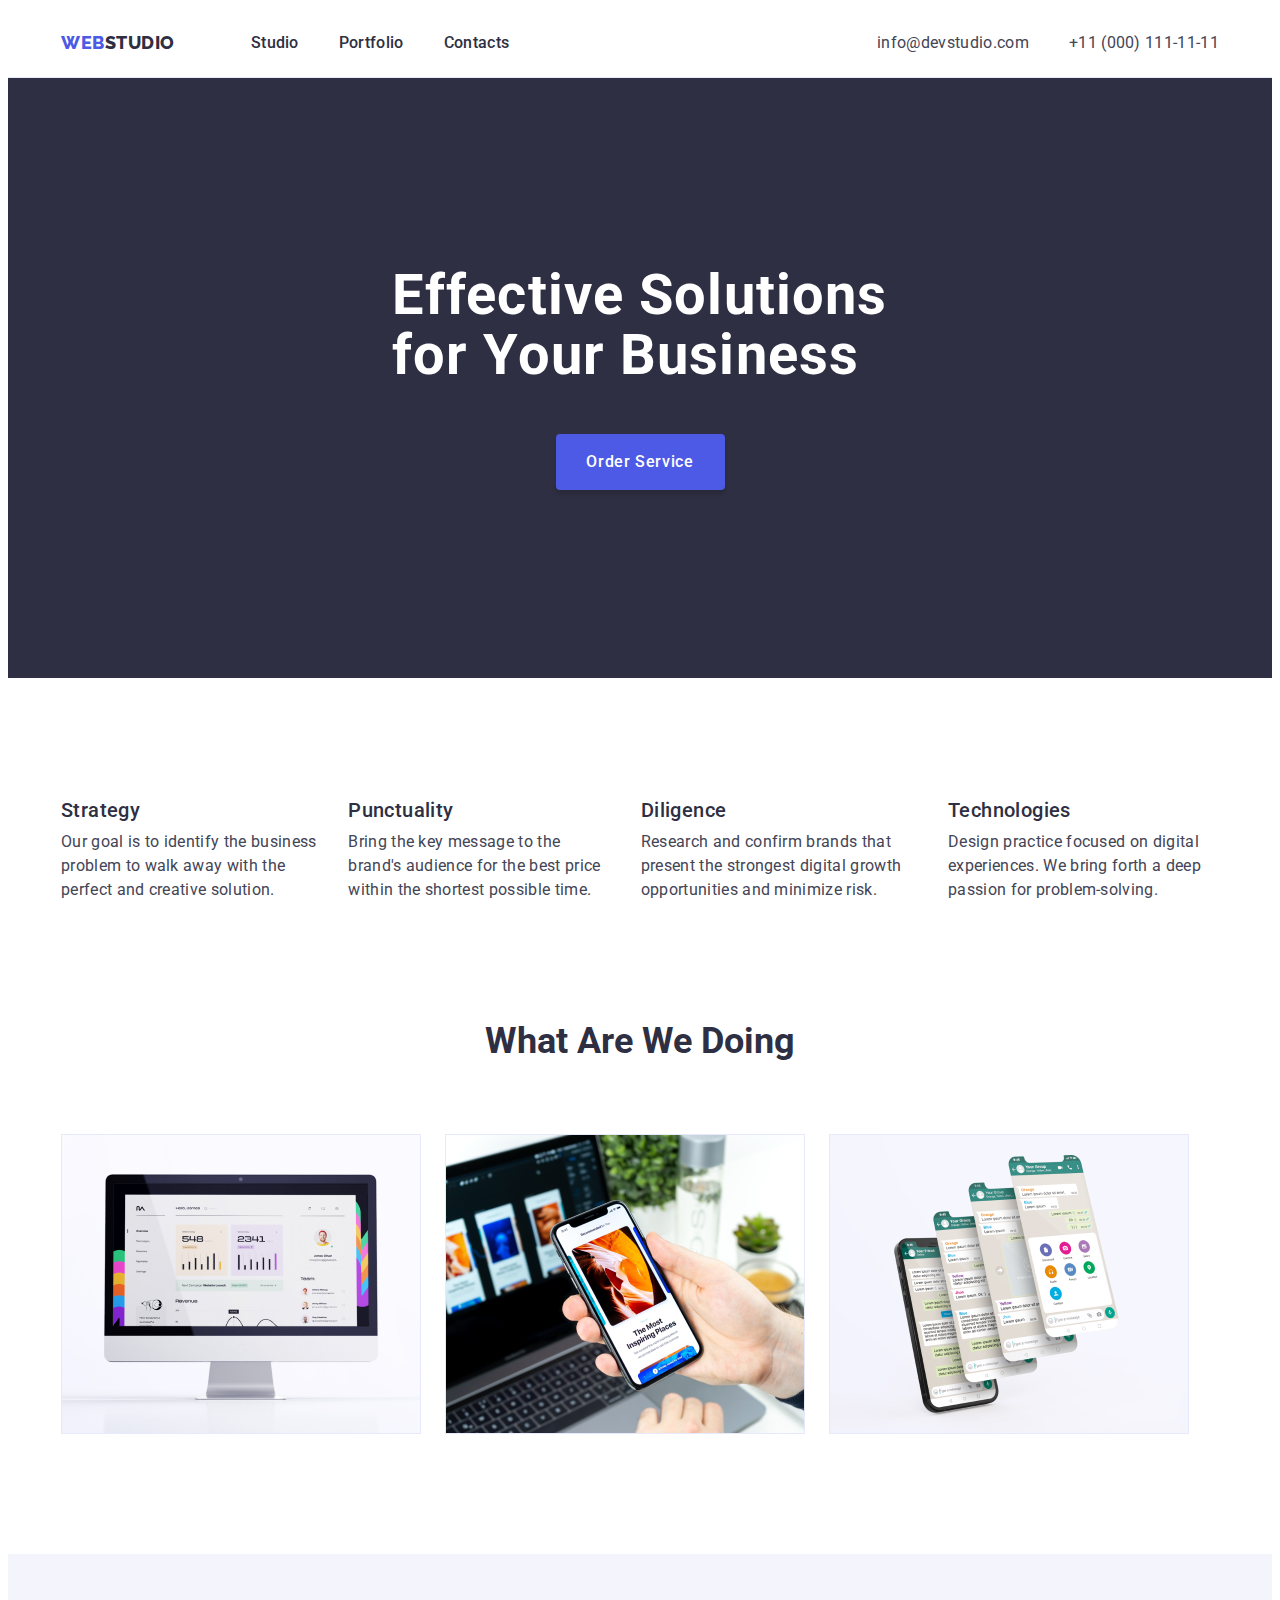
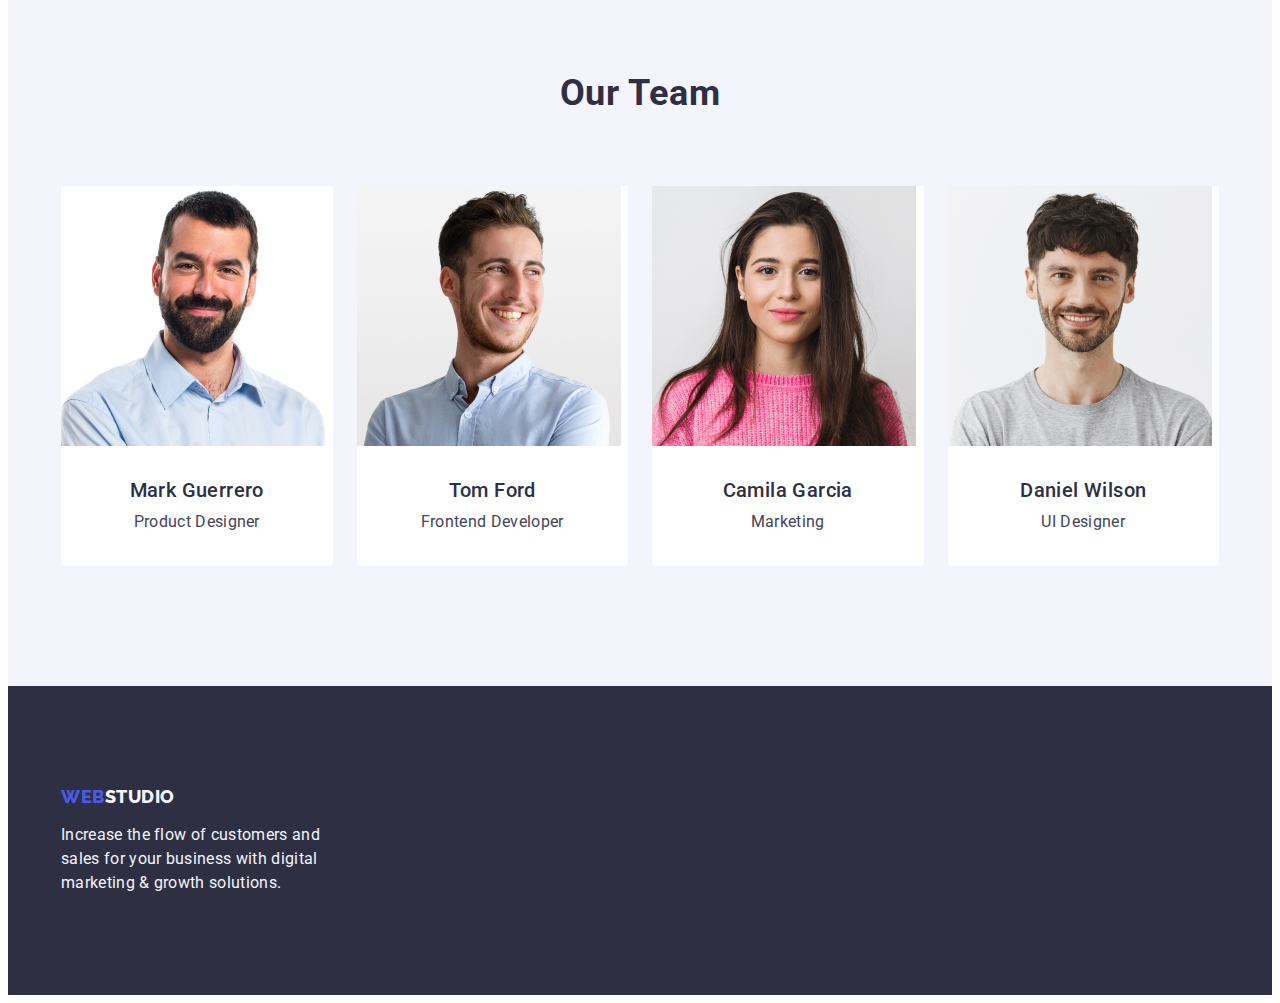
<file: index.html>
<!DOCTYPE html>
<html lang="en">
  <head>
    <meta charset="UTF-8" />
    <meta http-equiv="X-UA-Compatible" content="IE=edge" />
    <meta name="viewport" content="width=device-width, initial-scale=1.0" />
    <link
      rel="stylesheet"
      href="https://cdnjs.cloudflare.com/ajax/libs/modern-normalize/2.0.0/modern-normalize.min.css"
      integrity="sha512-4xo8blKMVCiXpTaLzQSLSw3KFOVPWhm/TRtuPVc4WG6kUgjH6J03IBuG7JZPkcWMxJ5huwaBpOpnwYElP/m6wg=="
      crossorigin="anonymous"
      referrerpolicy="no-referrer"
    />
    <link rel="preconnect" href="https://fonts.googleapis.com" />
    <link rel="preconnect" href="https://fonts.gstatic.com" crossorigin />
    <link
      href="https://fonts.googleapis.com/css2?family=Raleway:wght@800&family=Roboto:wght@400;500;700;900&display=swap"
      rel="stylesheet"
    />
    <link rel="stylesheet" href="./css/styles.css" />
    <title>Document</title>
  </head>
  <body>
    <header class="header-wrapper">
      <div class="container container_wrapper">
        <nav class="nav-wrapper">
          <a class="link logo_name" href="./index.html"
            >Web<span class="span_logo">Studio</span></a
          >
          <ul class="list menu-wrapper">
            <li><a class="nav_menu link" href="./index.html">Studio</a></li>
            <li>
              <a class="nav_menu link" href="./portfolio.html">Portfolio</a>
            </li>
            <li><a class="nav_menu link" href="">Contacts</a></li>
          </ul>
        </nav>
        <address class="address">
          <ul class="list menu-wrapper">
            <li>
              <a class="address_info link" href="mailto:info@devstudio.com"
                >info@devstudio.com</a
              >
            </li>
            <li>
              <a class="address_info link" href="tel:+110001111111"
                >+11 (000) 111-11-11</a
              >
            </li>
          </ul>
        </address>
      </div>
    </header>
    <main>
      <section class="first_section">
        <div class="container">
          <h1 class="main_title">Effective Solutions for Your Business</h1>
          <button type="button" class="order_btn">Order Service</button>
        </div>
      </section>
      <section class="section_advantages">
        <div class="container">
          <h2 class="visually-hidden">Advantages of company</h2>
          <ul class="list advantages_wrapper">
            <li class="advantages_item">
              <h3 class="subtitle">Strategy</h3>
              <p class="advantages_text">
                Our goal is to identify the business problem to walk away with
                the perfect and creative solution.
              </p>
            </li>
            <li class="advantages_item">
              <h3 class="subtitle">Punctuality</h3>
              <p class="advantages_text">
                Bring the key message to the brand's audience for the best price
                within the shortest possible time.
              </p>
            </li>
            <li class="advantages_item">
              <h3 class="subtitle">Diligence</h3>
              <p class="advantages_text">
                Research and confirm brands that present the strongest digital
                growth opportunities and minimize risk.
              </p>
            </li>
            <li class="advantages_item">
              <h3 class="subtitle">Technologies</h3>
              <p class="advantages_text">
                Design practice focused on digital experiences. We bring forth a
                deep passion for problem-solving.
              </p>
            </li>
          </ul>
        </div>
      </section>
      <section class="third_section">
        <div class="container">
          <h2 class="third_section_title">What are we doing</h2>
          <ul class="list wrapper_img">
            <li class="list_macbook">
              <img src="./images/macbook.jpg" alt="macbook" width="360" />
            </li>
            <li class="list_macbook">
              <img src="./images/handy.jpg" alt="handy" width="360" />
            </li>
            <li class="list_macbook">
              <img
                src="./images/screens.jpg"
                alt="screens_of_handy"
                width="360"
              />
            </li>
          </ul>
        </div>
      </section>
      <section class="team_section">
        <div class="container">
          <h2 class="team_title">Our Team</h2>
          <ul class="list team_wrapper">
            <li class="team_item">
              <img
                src="./images/photo_1.jpg"
                alt="product_designer"
                width="264"
              />
              <div class="team_card">
                <h3 class="subtitle">Mark Guerrero</h3>
                <p class="team_text">Product Designer</p>
              </div>
            </li>
            <li class="team_item">
              <img
                src="./images/photo_2.jpg"
                alt="frontend_developer"
                width="264"
              />
              <div class="team_card">
                <h3 class="subtitle">Tom Ford</h3>
                <p class="team_text">Frontend Developer</p>
              </div>
            </li>
            <li class="team_item">
              <img src="./images/photo_3.jpg" alt="marketing" width="264" />
              <div class="team_card">
                <h3 class="subtitle">Camila Garcia</h3>
                <p class="team_text">Marketing</p>
              </div>
            </li>
            <li class="team_item">
              <img src="./images/photo_4.jpg" alt="ui_designer" width="264" />
              <div class="team_card">
                <h3 class="subtitle">Daniel Wilson</h3>
                <p class="team_text">UI Designer</p>
              </div>
            </li>
          </ul>
        </div>
      </section>
    </main>
    <footer class="index_footer">
      <div class="container">
        <a class="link logo_name link_footer" href="./index.html"
          >Web<span class="span_footer">Studio</span></a
        >
        <p class="text_footer">
          Increase the flow of customers and sales for your business with
          digital marketing & growth solutions.
        </p>
      </div>
    </footer>
  </body>
</html>
</file>
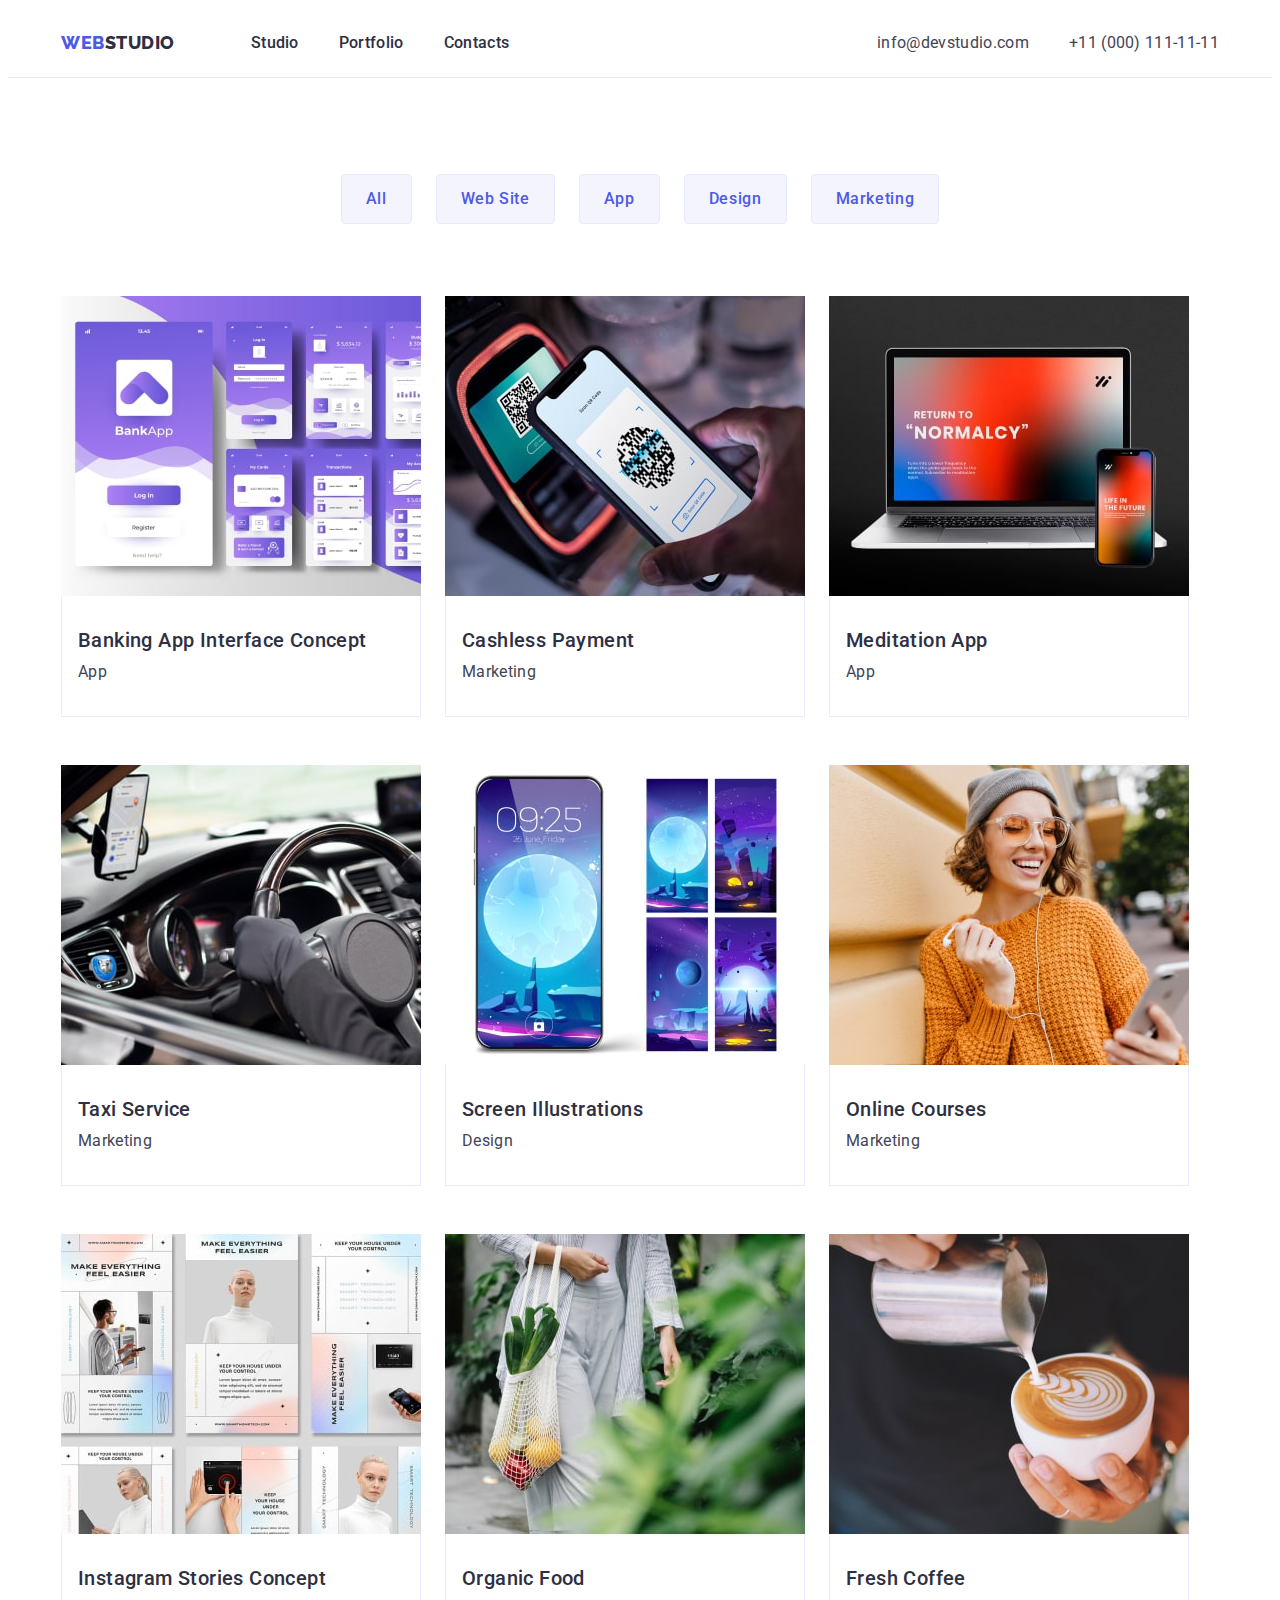
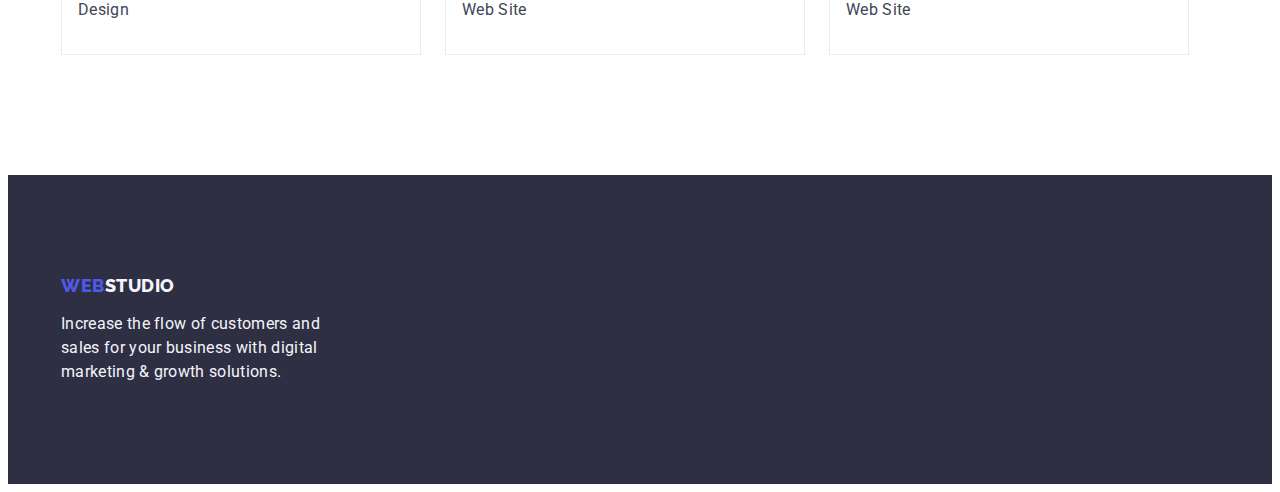
<file: portfolio.html>
<!DOCTYPE html>
<html lang="en">
  <head>
    <meta charset="UTF-8" />
    <meta http-equiv="X-UA-Compatible" content="IE=edge" />
    <meta name="viewport" content="width=device-width, initial-scale=1.0" />
    <link
      rel="stylesheet"
      href="https://cdnjs.cloudflare.com/ajax/libs/modern-normalize/2.0.0/modern-normalize.min.css"
      integrity="sha512-4xo8blKMVCiXpTaLzQSLSw3KFOVPWhm/TRtuPVc4WG6kUgjH6J03IBuG7JZPkcWMxJ5huwaBpOpnwYElP/m6wg=="
      crossorigin="anonymous"
      referrerpolicy="no-referrer"
    />
    <link rel="preconnect" href="https://fonts.googleapis.com" />
    <link rel="preconnect" href="https://fonts.gstatic.com" crossorigin />
    <link
      href="https://fonts.googleapis.com/css2?family=Raleway:wght@800&family=Roboto:wght@400;500;700;900&display=swap"
      rel="stylesheet"
    />
    <link rel="stylesheet" href="./css/styles.css" />
    <title>Portfolio</title>
  </head>
  <body>
    <header class="header-wrapper">
      <div class="container container_wrapper">
        <nav class="nav-wrapper">
          <a class="link logo_name" href="./index.html"
            >Web<span class="span_logo">Studio</span></a
          >
          <ul class="list menu-wrapper">
            <li><a class="nav_menu link" href="./index.html">Studio</a></li>
            <li>
              <a class="nav_menu link" href="./portfolio.html">Portfolio</a>
            </li>
            <li><a class="nav_menu link" href="">Contacts</a></li>
          </ul>
        </nav>
        <address class="address">
          <ul class="list menu-wrapper">
            <li>
              <a class="address_info link" href="mailto:info@devstudio.com"
                >info@devstudio.com</a
              >
            </li>
            <li>
              <a class="address_info link" href="tel:+110001111111"
                >+11 (000) 111-11-11</a
              >
            </li>
          </ul>
        </address>
      </div>
    </header>
    <main>
      <section class="section_portfolio">
        <div class="container">
          <h1 class="visually-hidden">Our Portfolio</h1>
          <ul class="list menu_portfolio">
            <li>
              <button class="btn_item" type="button">All</button>
            </li>
            <li>
              <button class="btn_item" type="button">Web Site</button>
            </li>
            <li>
              <button class="btn_item" type="button">App</button>
            </li>
            <li>
              <button class="btn_item" type="button">Design</button>
            </li>
            <li>
              <button class="btn_item" type="button">Marketing</button>
            </li>
          </ul>
          <ul class="list list_card">
            <li class="list_item">
              <a class="link" href="">
                <img src="./images/img1.jpg" alt="App" width="360" />

                <div class="wrapper_card">
                  <h2 class="option_title">Banking App Interface Concept</h2>
                  <p class="option_text">App</p>
                </div>
              </a>
            </li>
            <li class="list_item">
              <a class="link" href="">
                <img src="./images/img2.jpg" alt="Marketing" width="360" />
                <div class="wrapper_card">
                  <h2 class="option_title">Cashless Payment</h2>
                  <p class="option_text">Marketing</p>
                </div>
              </a>
            </li>
            <li class="list_item">
              <a class="link" href="">
                <img src="./images/img3.jpg" alt="Meditation App" width="360" />
                <div class="wrapper_card">
                  <h2 class="option_title">Meditation App</h2>
                  <p class="option_text">App</p>
                </div>
              </a>
            </li>
            <li class="list_item">
              <a class="link" href="">
                <img src="./images/img4.jpg" alt="Taxi Service" width="360" />

                <div class="wrapper_card">
                  <h2 class="option_title">Taxi Service</h2>
                  <p class="option_text">Marketing</p>
                </div>
              </a>
            </li>
            <li class="list_item">
              <a class="link" href="">
                <img
                  src="./images/img5.jpg"
                  alt="Screen Illustrations"
                  width="360"
                />
                <div class="wrapper_card">
                  <h2 class="option_title">Screen Illustrations</h2>
                  <p class="option_text">Design</p>
                </div>
              </a>
            </li>
            <li class="list_item">
              <a class="link" href="">
                <img src="./images/img6.jpg" alt="Online Courses" width="360" />
                <div class="wrapper_card">
                  <h2 class="option_title">Online Courses</h2>
                  <p class="option_text">Marketing</p>
                </div>
              </a>
            </li>
            <li class="list_item">
              <a class="link" href="">
                <img
                  src="./images/img7.jpg"
                  alt="Instagram Stories Concept"
                  width="360"
                />
                <div class="wrapper_card">
                  <h2 class="option_title">Instagram Stories Concept</h2>
                  <p class="option_text">Design</p>
                </div>
              </a>
            </li>
            <li class="list_item">
              <a class="link" href="">
                <img src="./images/img8.jpg" alt="Organic Food" width="360" />
                <div class="wrapper_card">
                  <h2 class="option_title">Organic Food</h2>
                  <p class="option_text">Web Site</p>
                </div>
              </a>
            </li>
            <li class="list_item">
              <a class="link" href="">
                <img src="./images/img9.jpg" alt="Fresh Coffee" width="360" />
                <div class="wrapper_card">
                  <h2 class="option_title">Fresh Coffee</h2>
                  <p class="option_text">Web Site</p>
                </div>
              </a>
            </li>
          </ul>
        </div>
      </section>
    </main>
    <footer class="index_footer">
      <div class="container">
        <a class="link logo_name link_footer" href="./index.html"
          >Web<span class="span_footer">Studio</span></a
        >
        <p class="text_footer">
          Increase the flow of customers and sales for your business with
          digital marketing & growth solutions.
        </p>
      </div>
    </footer>
  </body>
</html>
</file>
<file: css/styles.css>
body {
    font-family: "Roboto", sans-serif;
    color: #434455;
    background-color: var(--background-color);
}

h1, h2, h3, p, ul {
    padding: 0;
    margin: 0;
}

img {
    display: block;
}

:root {
    --main-font: "Roboto", sans-sarif;
    --main-color: #2E2F42;
    --background-color: #FFFFFF;
    --logo-color: #4d5ae5;
    --background-cloud-color: #F4F4FD;
    --option-text-color: #434455;
}

.header-wrapper {
    border-bottom: 1px solid #e7e9fc;
}

.container {
    width: 1158px;
    margin: 0 auto;
    padding: 0 15px;
}

.container_wrapper {
    display: flex;
    justify-content: space-between;
    align-items: center;
}

.nav-wrapper {
    display: flex;
    align-items: center;
}

.link {
    text-decoration: none;
}

.list {
    list-style: none;
}

.logo_name {
    font-family: "Raleway", sans-serif;
    font-size: 18px;
    text-transform: uppercase;
    font-weight: 800;
    line-height: 1.17;
    letter-spacing: 0.03em;
    color: var(--logo-color);
    margin-right: 76px;
    padding: 24px 0
}

.menu-wrapper {
    display: flex;
    gap: 40px;
}

.address {
    font-style: normal;
}

.address_info {
    color: #434455;
    line-height: 1.5;
    letter-spacing: 0.02em;
}

.address_info:hover {
    color: #404bbf;
}

.address_info:focus {
    color: #404bbf;
}

.nav_menu {
    color: var(--main-color);
    font-size: 16px;
    font-weight: 500;
    letter-spacing: 0.02em;
    line-height: 1.5;
    padding: 24px 0;
}

.nav_menu:hover {
    color: #404bbf;
}

.nav_menu:focus {
    color: #404bbf;
}

.span_logo {
    color: var(--main-color);
}

.first_section {
    background-color: var(--main-color);
    padding: 188px 0;
}

.main_title {
    font-size: 56px;
    line-height: 1.07;
    letter-spacing: 0.02em;
    color: #ffffff;
    padding-bottom: 48px;
    max-width: 496px;
    margin: 0 auto;
}

.order_btn {
    background-color: #4D5AE5;
    font-family: inherit;
    font-weight: 500;
    font-size: 16px;
    line-height: 1.5;
    letter-spacing: 0.04em;
    color: #ffffff;
    cursor: pointer;
    padding: 16px 0;
    border-radius: 4px;
    box-shadow: 0px 4px 4px 0px rgba(0, 0, 0, 0.15);
    border: none;
    display: block;
    margin: 0 auto;
    min-width: 169px;
}

.order_btn:hover {
    background-color: #404BBF;
}

.order_btn:focus {
    background-color: #404BBF;
}

.visually-hidden {
    position: absolute;
  width: 1px;
  height: 1px;
  margin: -1px;
  border: 0;
  padding: 0;
  
  white-space: nowrap;
  clip-path: inset(100%);
  clip: rect(0 0 0 0);
  overflow: hidden;
}

.advantages_wrapper {
    display: flex;
    gap: 24px;
}

.section_advantages {
    padding: 120px 0;
}

.advantages_item {
    width: calc((100%-72px)/4);
}

.team_card {
    padding: 32px 16px;
}

.subtitle {
    font-weight: 500;
    font-size: 20px;
    line-height: 1.2;
    letter-spacing: 0.02em;
    color: var(--main-color);
    margin-bottom: 8px;
}

.advantages_text {
    font-size: 16px;
        line-height: 1.5;
    letter-spacing: 0.02em;
}

.third_section {
    padding-bottom: 120px;
}

.third_section_title {
    font-size: 36px;
    line-height: 1.11;
    text-align: center;
    text-transform: capitalize;
    color: var(--main-color);
    margin-bottom: 72px;
}

.wrapper_img {
    display: flex;
    gap: 24px;
}

.team_title {
    letter-spacing: 0.02em;
    margin-bottom: 72px;
    font-size: 36px;
    line-height: 1.11;
    text-align: center;
    text-transform: capitalize;
    color: var(--main-color);
}

.team_section {
    background-color: #F4F4FD;
    padding: 120px 0;
}

.team_item {
    background-color: #ffffff;
    text-align: center;
    flex-basis: calc((100% - 72px) / 4);
    border-radius: 0px 0px 4px 4px;
}

.team_wrapper {
    display: flex;
    gap: 24px;
}

.team_text {
    font-size: 16px;
    line-height: 1.5;
    letter-spacing: 0.02em;
}

.index_footer {
    background-color: var(--main-color);
    padding: 100px 0;
}

.link_footer {
    display: inline-block;
    margin-bottom: 16px;
    padding: 0;
}

.span_footer {
    color: #f4f4fd;
}

.text_footer {
    line-height: 1.5;
    color: #F4F4FD;
    letter-spacing: 0.02em;
    width: 264px;
}

.btn_item {
    font-family: inherit;
    font-weight: 500;
    font-size: 16px;
    line-height: 1.5;
    letter-spacing: 0.04em;
    color: var(--logo-color);
    background-color: var(--background-cloud-color);
    cursor: pointer;
    padding: 12px 24px;
    border: none;
    border-radius: 4px;
    border: 1px solid #e7e9fc;
}

.btn_item:hover,
.btn_item:focus {
    border: 1px solid transparent;
} 

.btn_item:hover {
    color: #ffffff;
    background-color: #404BBF
}

.btn_item:focus {
    color: #ffffff;
    background-color: #404BBF
}

.option_title {
    font-weight: 500;
    font-size: 20px;
    line-height: 1.2;
    letter-spacing: 0.02em;
    color: var(--main-color);
    margin-bottom: 8px;
}

.option_text{
     line-height: 1.5;
    letter-spacing: 0.02em;
    color: var(--option-text-color);
}

.section_portfolio {
    padding-top: 96px;
    padding-bottom: 120px;
}

.menu_portfolio {
    display: flex;
    gap: 24px;
    justify-content: center;
    margin-bottom: 72px;
}

.list_card {
    display: flex;
    flex-wrap: wrap;
    column-gap: 24px;
    row-gap: 48px;
}

.wrapper_card {
    padding: 32px 16px;
    border: 1px solid #e7e9fc;
    border-top: none;
}
</file>
